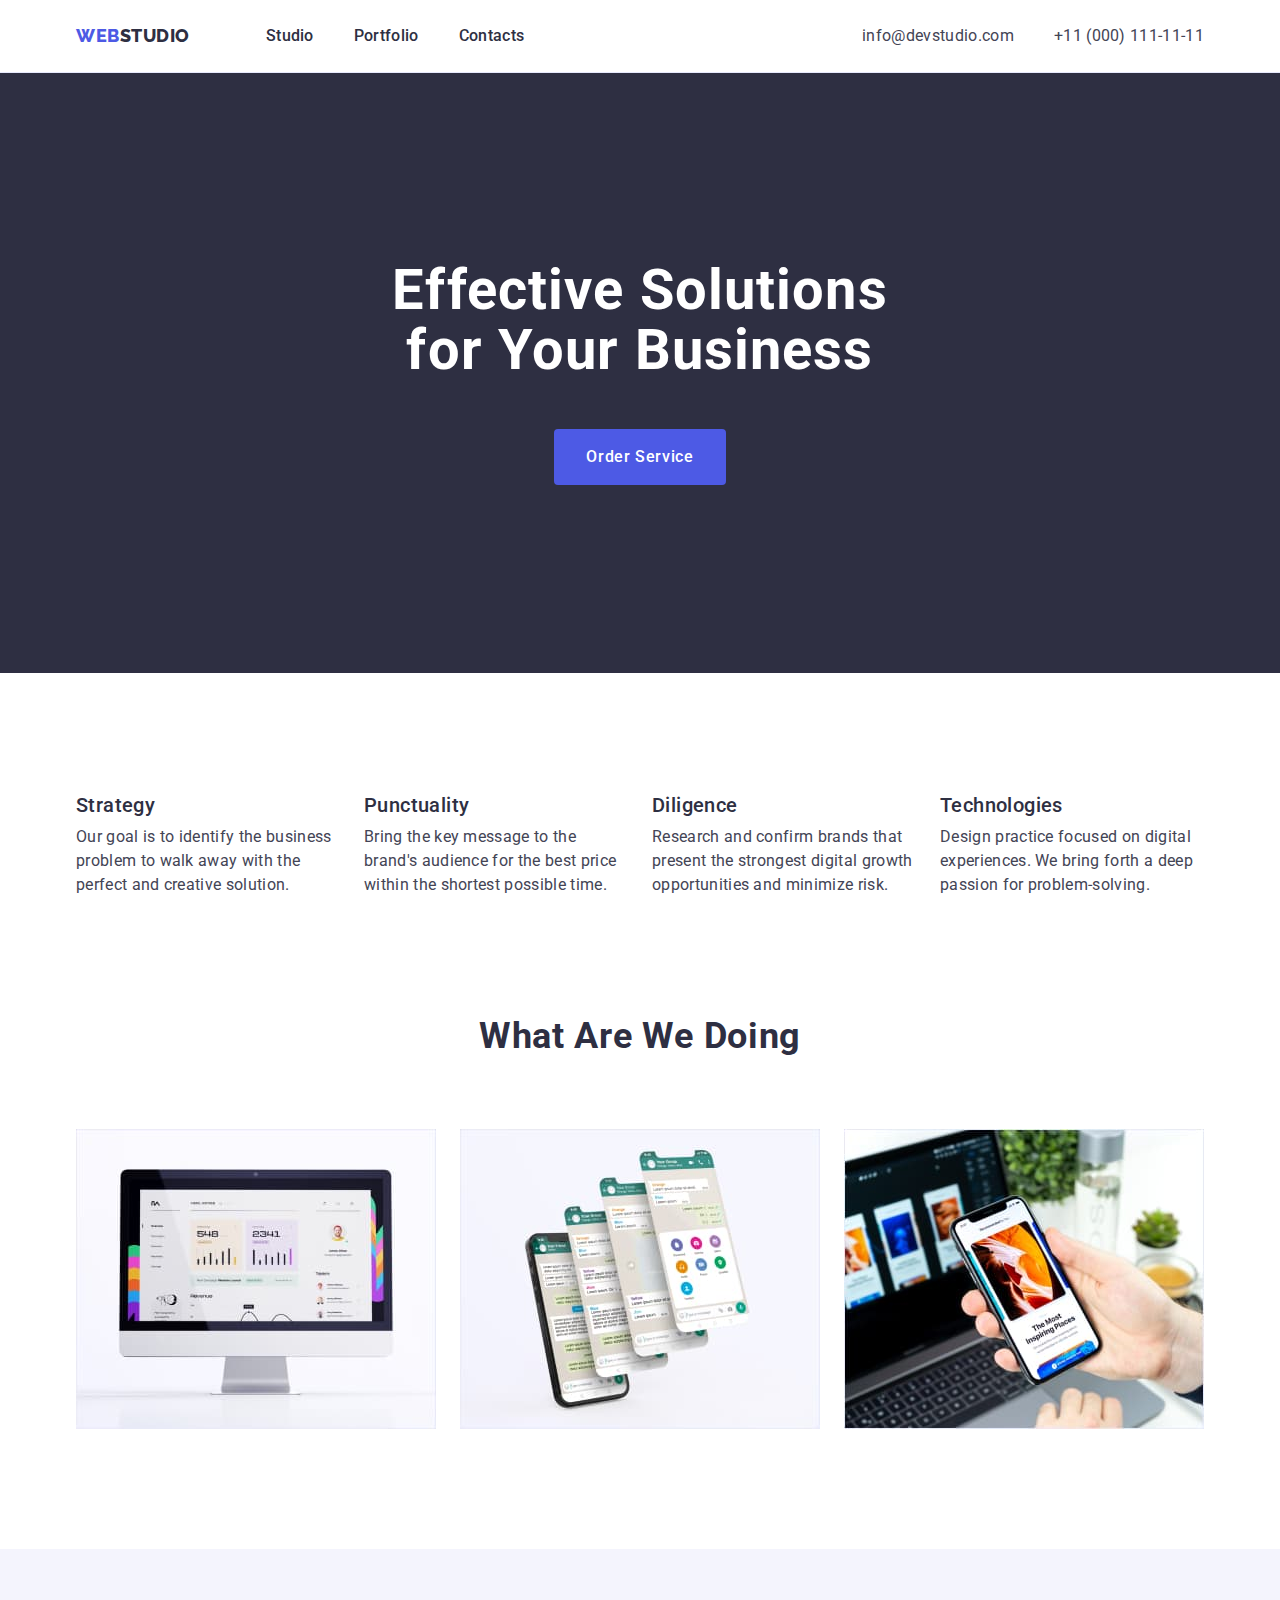
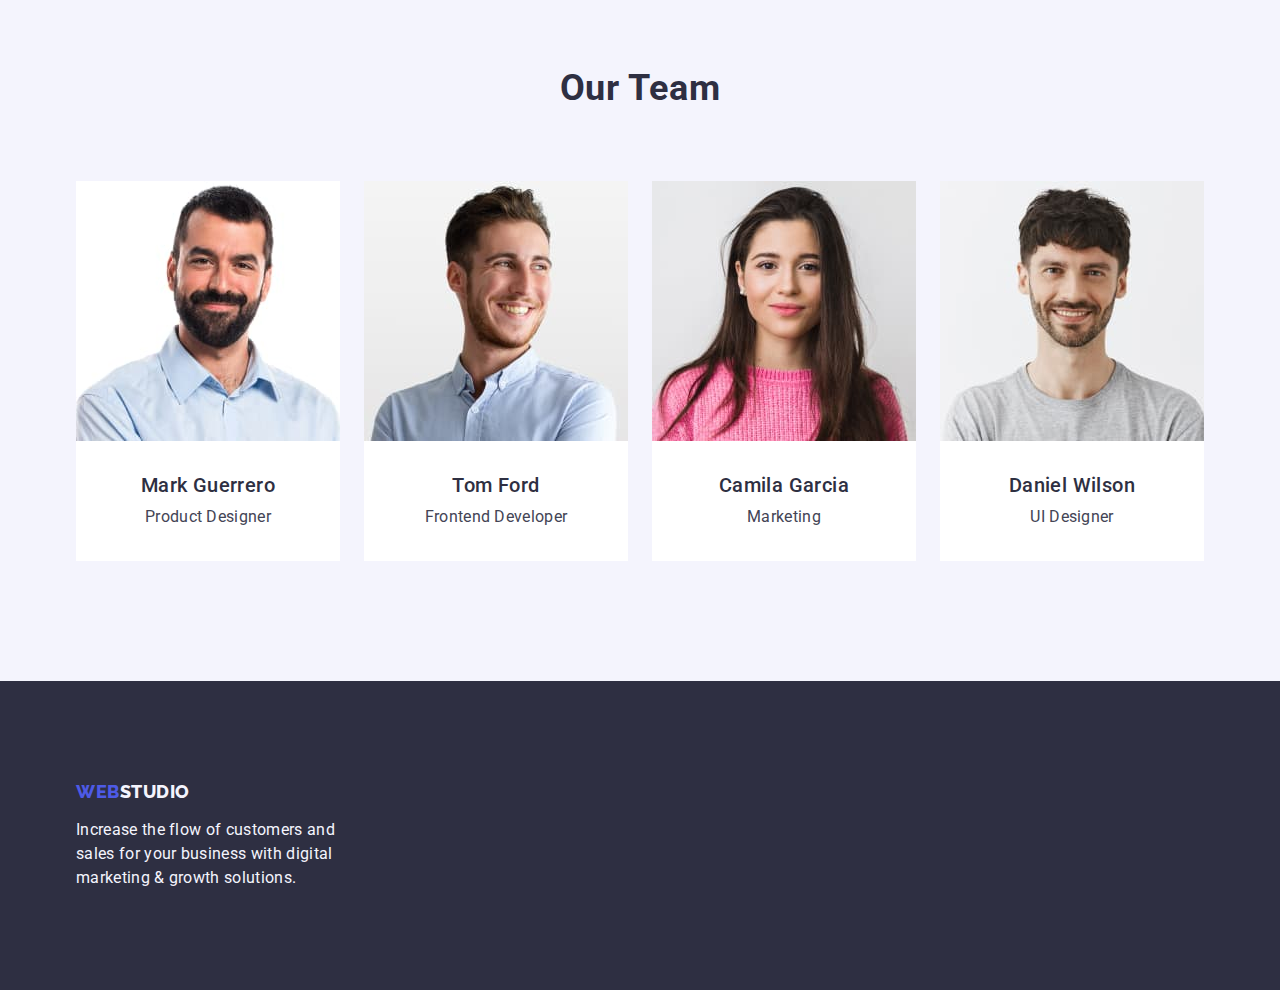
<file: index.html>
<!DOCTYPE html>
<html lang="en">
<head>
    <meta charset="UTF-8">
    <meta http-equiv="X-UA-Compatible" content="IE=edge">
    <meta name="viewport" content="width=device-width, initial-scale=1.0">
    <title>Document</title>
    <link rel="preconnect" href="https://fonts.googleapis.com">
    <link rel="preconnect" href="https://fonts.gstatic.com" crossorigin>
    <link href="https://fonts.googleapis.com/css2?family=Raleway:wght@800&family=Roboto:wght@400;500;700&display=swap"
        rel="stylesheet">

    <!--Normalize styles  -->
    <link rel="stylesheet" href="https://cdn.jsdelivr.net/npm/modern-normalize@1.1.0/modern-normalize.min.css">

    <!-- Custom styles -->
    <link rel="stylesheet" href="./css/styles.css">
</head>

<body>
    <header class="page-header">
        <div class="container header-container">
            <nav class="menu">
                <!-- Site logo link -->
                <a class="logo-link link" href="./index.html">
                    Web<span class="logo-studio">Studio</span>
                </a>
                <!-- Section link -->
                <ul class="menu-list list">
                    <li class="menu-item"><a class="menu-link links-hover link" href="./index.html">Studio</a></li>
                    <li class="menu-item"><a class="menu-link links-hover link" href="./portfolio.html">Portfolio</a></li>
                    <li class="menu-item"><a class="menu-link links-hover link" href="">Contacts</a></li>
                </ul>
            </nav>
            <!-- Action link -->
            <address class="address">
                <ul class="address-list list">
                    <li class="address-item"><a class="addr-link links-hover link mailto-container" href="mailto:info@devstudio.com">info@devstudio.com</a></li>
                    <li class="address-item"><a class="addr-link links-hover link" href="tel:+110001111111">+11 (000) 111-11-11</a></li>
                </ul>
            </address>
        </div>
    </header>

    <main>
        <!-- Section one - hero -->
        <section class="hero">
            <div class="container hero-container">
                <h1 class="hero-title">Effective Solutions for Your Business</h1>
                <button class="hero-button" type="button">Order Service</button>
            </div>
        </section>

        <!-- Section two - about -->
        <section class="about section">
            <div class="container">
                <h2 class="feature visually-hidden" hidden>Feature</h2>
                <ul class="about-list list">
                    <li class="about-item ">
                        <h3 class="about-title">Strategy</h3>
                        <p class="about-text">Our goal is to identify the business problem to walk away with the perfect and creative solution.</p>
                    </li>
                    <li class="about-item">
                        <h3 class="about-title">Punctuality</h3>
                        <p class="about-text">Bring the key message to the brand's audience for the best price within the shortest possible time.</p>
                    </li>
                    <li class="about-item">
                        <h3 class="about-title">Diligence</h3>
                        <p class="about-text">Research and confirm brands that present the strongest digital growth opportunities and minimize risk.</p>
                    </li>
                    <li class="about-item">
                        <h3 class="about-title">Technologies</h3>
                        <p class="about-text">Design practice focused on digital experiences. We bring forth a deep passion for problem-solving.</p>
                    </li>
                </ul>
            </div>
        </section>

        <!-- Section three - example -->
        <section class="example">
            <div class="container example-container">
                <h2 class="example-title">What are we doing</h2>
                <ul class="example-list list">
                    <li class="example-item"><img class="example-img img-block" src="./images/optimized-img/hw-1/Rectangle-71.jpg" alt="For desktop" height="300" width="360"></li>
                    <li class="example-item"><img class="example-img img-block" src="./images/optimized-img/hw-1/Rectangle-711.jpg" alt="Multifunctionality" height="300" width="360"></li>
                    <li class="example-item"><img class="example-img img-block" src="./images/optimized-img/hw-1/Rectangle-712.jpg" alt="For Android" height="300" width="360"></li>
                </ul>
            </div>
        </section>

        <!-- Section four - team -->
        <section class="team section">
            <div class="container team-container">
                <h2 class="team-title">Our Team</h2>
                <ul class="team-list list">
                    <li class="team-item ">
                            <img class="team-img img-block" src="./images/optimized-img/hw-1/img.jpg" alt="Product Designer Mark Guerrero" height="260" width="264">
                        <div class="team-li-container">
                            <h3 class="man-title">Mark Guerrero</h3>
                            <p class="team-text">Product Designer</p>
                        </div>
                    </li>
                    <li class="team-item">
                            <img class="team-img img-block" src="./images/optimized-img/hw-1/img-1.jpg" alt="Frontend Developer Tom Ford" height="260" width="264">
                        <div class="team-li-container">
                            <h3 class="man-title">Tom Ford</h3>
                            <p class="team-text">Frontend Developer</p>
                        </div>
                        
                    </li>
                    <li class="team-item">
                            <img class="team-im img-block" src="./images/optimized-img/hw-1/img-2.jpg" alt="Marketolog Camila Garcia" height="260" width="264">
                        <div class="team-li-container">
                            <h3 class="man-title">Camila Garcia</h3>
                            <p class="team-text">Marketing</p>
                        </div>
                    </li>
                    <li class="team-item">
                            <img class="team-img img-block" src="./images/optimized-img/hw-1/img-3.jpg" alt="UI Designer Daniel Wilson" height="260" width="264">
                        <div class="team-li-container">
                            <h3 class="man-title">Daniel Wilson</h3>
                            <p class="team-text">UI Designer</p>
                        </div>
                    </li>
                </ul>
            </div>
        </section>
    </main>

    <footer class="page-footer">
        <div class="container footer-container">
            <!--Site footer logo link-->
            <a class="logo-link link logo-reset" href="./index.html">
                Web<span class="footer-studio">Studio</span>
            </a>
            <p class="footer-text" >Increase the flow of customers and sales for your business with digital marketing & growth solutions.</p>
        </div>
    </footer>
</body>

</html>
</file>
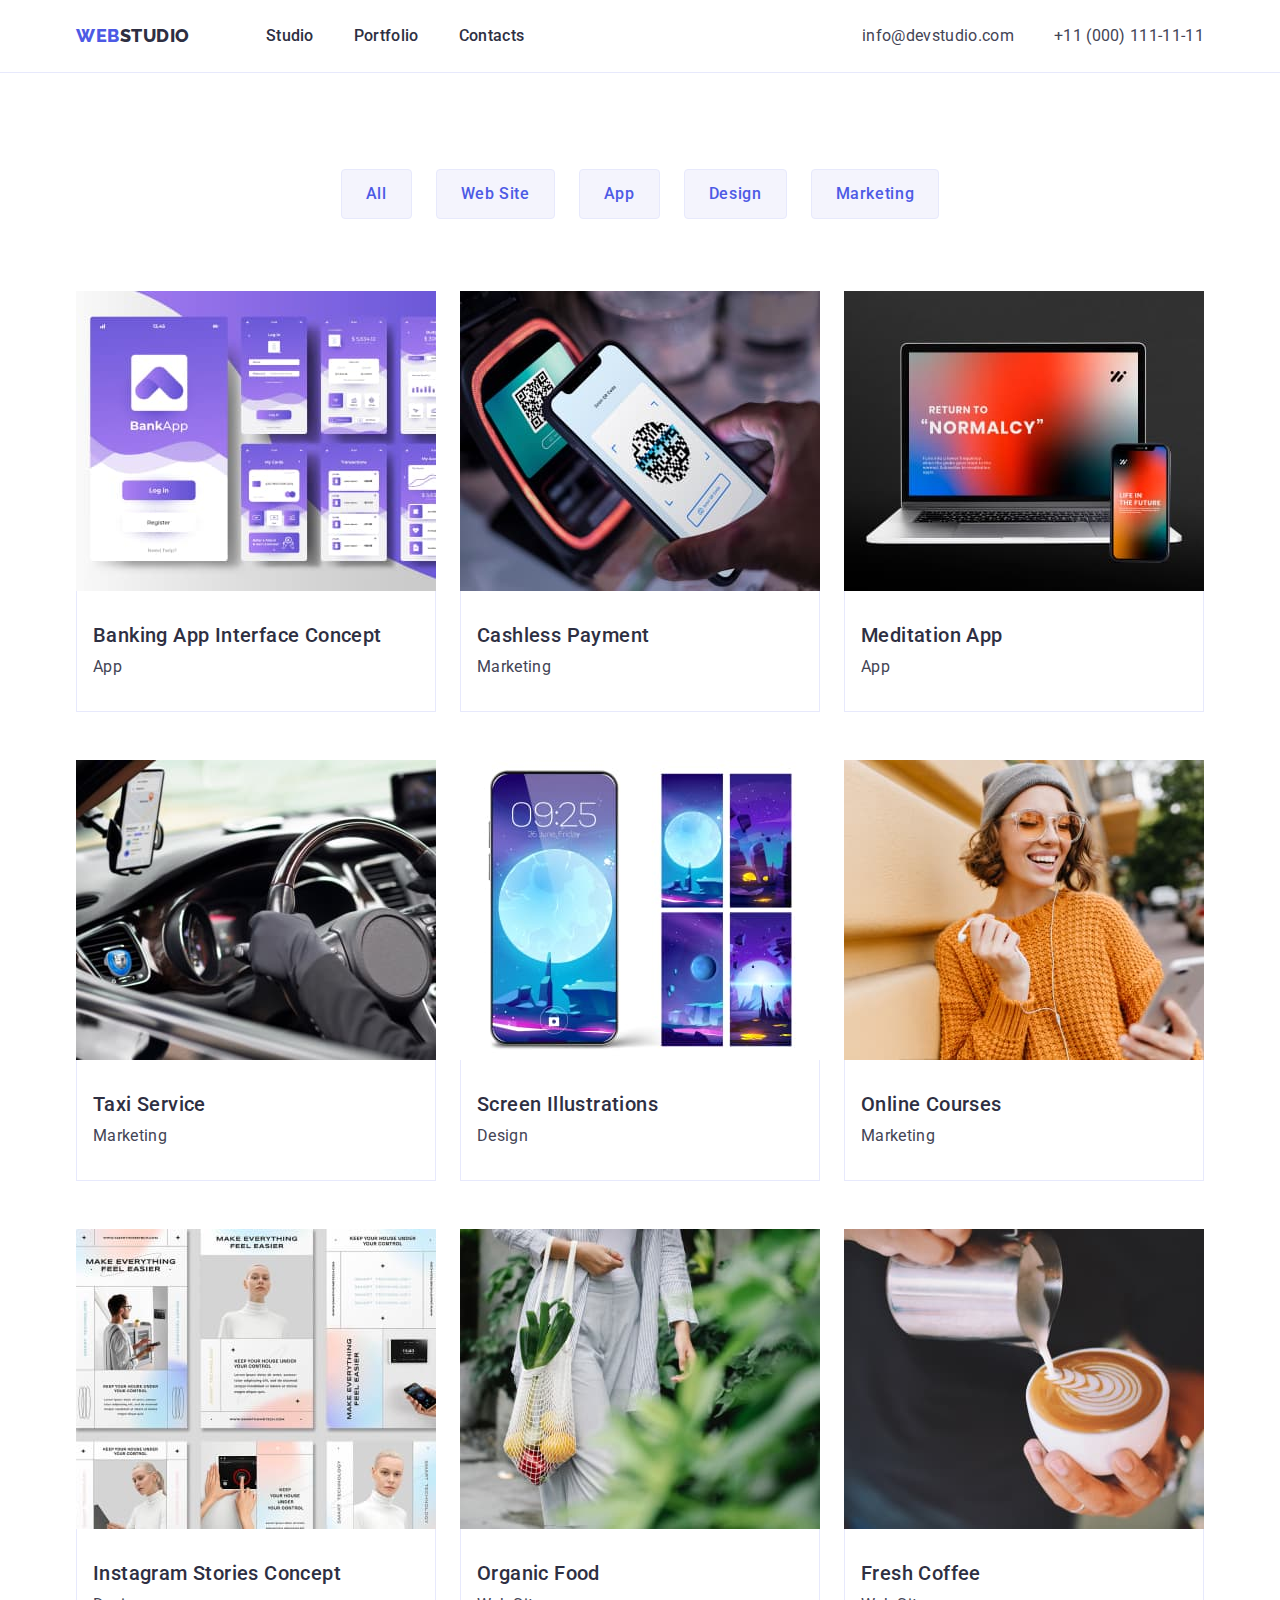
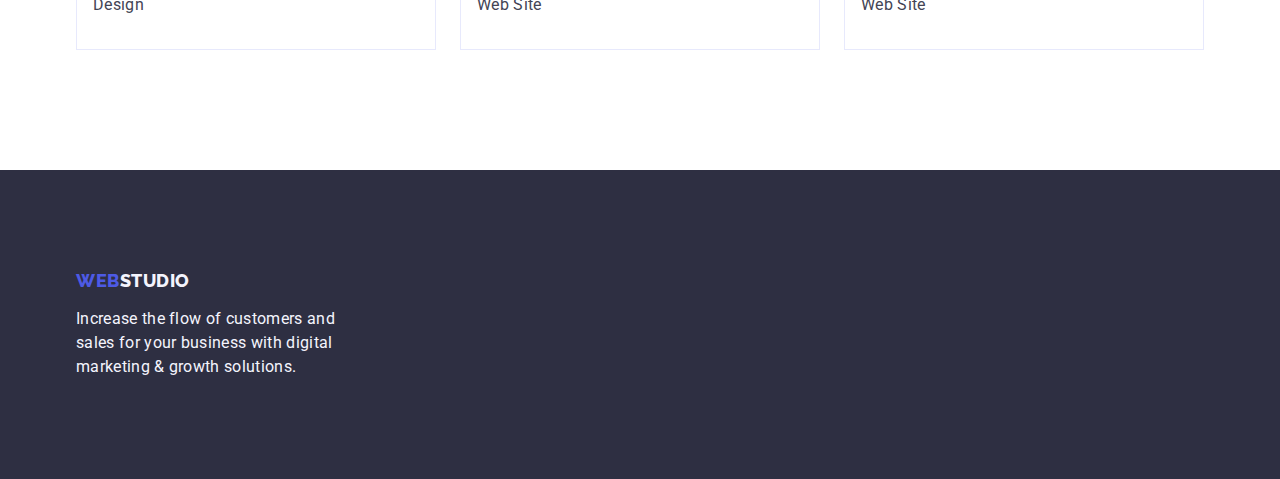
<file: portfolio.html>
<!DOCTYPE html>
<html lang="en">
<head>
    <meta charset="UTF-8">
    <meta http-equiv="X-UA-Compatible" content="IE=edge">
    <meta name="viewport" content="width=device-width, initial-scale=1.0">
    <title>Document</title>
    <link rel="preconnect" href="https://fonts.googleapis.com">
    <link rel="preconnect" href="https://fonts.gstatic.com" crossorigin>
    <link href="https://fonts.googleapis.com/css2?family=Raleway:wght@800&family=Roboto:wght@400;500;700&display=swap"
        rel="stylesheet">
        
    <!--Normalize styles  -->
    <link rel="stylesheet" href="https://cdn.jsdelivr.net/npm/modern-normalize@1.1.0/modern-normalize.min.css">
    
    <!-- Custom styles -->
    <link rel="stylesheet" href="./css/styles.css">
</head>
<body>
    <header class="page-header">
        <div class="container header-container">
            <nav class="menu">
                <!-- Site logo link -->
                <a class="logo-link link" href="./index.html">
                    Web<span class="logo-studio">Studio</span>
                </a>
                <!-- Section link -->
                <ul class="menu-list list">
                    <li class="menu-item"><a class="menu-link links-hover link" href="./index.html">Studio</a></li>
                    <li class="menu-item"><a class="menu-link links-hover link" href="./portfolio.html">Portfolio</a>
                    </li>
                    <li class="menu-item"><a class="menu-link links-hover link" href="">Contacts</a></li>
                </ul>
            </nav>
            <!-- Action link -->
            <address class="address">
                <ul class="address-list list">
                    <li class="address-item"><a class="addr-link links-hover link mailto-container"
                            href="mailto:info@devstudio.com">info@devstudio.com</a></li>
                    <li class="address-item"><a class="addr-link links-hover link" href="tel:+110001111111">+11 (000)
                            111-11-11</a></li>
                </ul>
            </address>
        </div>
    </header>

    <main>
        <section class="samples-works">
            <div class="container topic-gallery-container">
                <!-- Filter -->
                <h1 class="visually-hidden">Topic filter</h1>
                <!-- Button list -->
                <ul class="topic-list list">
                    <li class="topic-item"><button class="topic-button" type="button">All</button></li>
                
                    <li class="topic-item"><button class="topic-button" type="button">Web Site</button></li>
                
                    <li class="topic-item"><button class="topic-button" type="button">App</button></li>
                
                    <li class="topic-item"><button class="topic-button" type="button">Design</button></li>
                
                    <li class="topic-item"><button class="topic-button" type="button">Marketing</button></li>
                </ul>
                <!-- Gallery -->
                <!-- <h2 hidden>Images list</h2> -->
                <ul class="gallery list">
                    <li class="gallery-item">
                            <a class="gallery-link link" href="">
                                <img class="gallery-image img-block" src="./images/optimized-img/hw-2/imgbanking.jpg" alt="Banking App Example" height="300" width="360">
                                <div class="gallery-containar">
                                    <h2 class="gallery-title">Banking App Interface Concept</h2>
                                    <p class="gallery-text">App</p>
                                </div>
                            </a>
                    </li>
                    <li class="gallery-item">
                        <a class="gallery-link link" href="">
                            <img class="gallery-image img-block" src="./images/optimized-img/hw-2/imgpayment.jpg" alt="Cashless Payment Example" height="300" width="360">
                            <div class="gallery-containar">
                                <h2 class="gallery-title">Cashless Payment</h2>
                                <p class="gallery-text">Marketing</p>
                            </div>
                        </a>
                    </li>
                    <li class="gallery-item">
                        <a class="gallery-link link" href="">
                            <img class="gallery-image img-block" src="./images/optimized-img/hw-2/imgmeditation.jpg" alt="Meditation App Example" height="300" width="360">
                            <div class="gallery-containar">
                                <h2 class="gallery-title">Meditation App</h2>
                                <p class="gallery-text">App</p>
                            </div>
                        </a>
                    </li>
                    <li class="gallery-item">
                        <a class="gallery-link link" href="">
                            <img class="gallery-image img-block" src="./images/optimized-img/hw-2/imgtaxi.jpg" alt="Taxi Service Example" height="300" width="360">
                            <div class="gallery-containar">
                                <h2 class="gallery-title">Taxi Service</h2>
                                <p class="gallery-text">Marketing</p>
                            </div>
                        </a>
                    </li>
                    <li class="gallery-item">
                        <a class="gallery-link link" href="">
                            <img class="gallery-image img-block" src="./images/optimized-img/hw-2/imgillustrations.jpg" alt="Screen Illustrations Example" height="300" width="360">
                            <div class="gallery-containar">
                                <h2 class="gallery-title">Screen Illustrations</h2>
                                <p class="gallery-text">Design</p>
                            </div>
                        </a>
                    </li>
                    <li class="gallery-item">
                        <a class="gallery-link link" href="">
                            <img class="gallery-image img-block" src="./images/optimized-img/hw-2/imgcourses.jpg" alt="Online Courses Example" height="300" width="360">
                            <div class="gallery-containar">
                                <h2 class="gallery-title">Online Courses</h2>
                                <p class="gallery-text">Marketing</p>
                            </div>
                        </a>
                    </li>
                    <li class="gallery-item">
                        <a class="gallery-link link" href="">
                            <img class="gallery-image img-block" src="./images/optimized-img/hw-2/imginstagram.jpg" alt="Instagram Stories Concept Example" height="300" width="360">
                            <div class="gallery-containar">
                                <h2 class="gallery-title">Instagram Stories Concept</h2>
                                <p class="gallery-text">Design</p>
                            </div>
                        </a>
                    </li>
                    <li class="gallery-item">
                        <a class="gallery-link link" href="">
                            <img class="gallery-image img-block" src="./images/optimized-img/hw-2/imgfood.jpg" alt="Organic Food Example" height="300" width="360">
                            <div class="gallery-containar">
                                <h2 class="gallery-title">Organic Food</h2>
                                <p class="gallery-text">Web Site</p>
                            </div>
                        </a>
                    </li>
                    <li class="gallery-item">
                        <a class="gallery-link link" href="">
                            <img class="gallery-image img-block" src="./images/optimized-img/hw-2/imgcoffee.jpg" alt="Fresh Coffee Example" height="300" width="360">
                            <div class="gallery-containar">
                                <h2 class="gallery-title">Fresh Coffee</h2>
                                <p class="gallery-text">Web Site</p>
                            </div>
                        </a>
                    </li>
                </ul>
            </div>
        </section>
    </main>

    <footer class="page-footer">
        <div class="container  footer-container">
            <!--Site footer logo link-->
            <a class="logo-link link logo-reset" href="./index.html">
                Web<span class="footer-studio">Studio</span>
            </a>
            <p class="footer-text">Increase the flow of customers and sales for your business with digital marketing & growth
                solutions.</p>
        </div>
    </footer>
</body>
</html>
</file>
<file: css/styles.css>
:root {
    /*Text color*/
    --basic-color: #2E2F42;
    --logo-web-color: #4D5AE5;
    --links-hover-color: #404BBF;
    --text-color: #434455;
    --portfolio-button-background-color: #F4F4FD;
    --topic-button-border: #E7E9FC;
}

/*reset*/
.list {
    list-style: none;
    margin: 0;
    padding: 0;
}
.link {  
    text-decoration: none;
}

.img-block{
    /* reset empty space beetwen images */
    display: block;
    /* max-width: 100%; */
}

h1,h2,h3,h4,h5,h6,p{
    margin: 0;
}
/*reset end*/

/* hidden */
.visually-hidden {
    position: absolute;
    width: 1px;
    height: 1px;
    margin: -1px;
    border: 0;
    padding: 0;
    
    white-space: nowrap;
    clip-path: inset(100%);
    clip: rect(0 0 0 0);
    overflow: hidden;
  }
/* hidden end */

/*hover*/
.links-hover:hover,
.links-hover:focus {
    color: var(--links-hover-color);
}

.hero-button:hover,
.topic-button:hover,
.hero-button:focus,
.topic-button:focus {
    background: var(--links-hover-color);
}

.topic-button:hover,
.topic-button:focus {
    color: #FFFFFF;
    border: 1px solid transparent;
}
/*hover end*/

.button{
    font-family: inherit; 
}

.container{
    width: 1158px;
    padding-left: 15px;
    padding-right: 15px;
    margin-left: auto;
    margin-right: auto;

    /* outline: 2px solid red;  */
}

.section{
    padding-top: 120px;
    padding-bottom: 120px;
}

/**
  |============================
  | STUDIO index.html
  |============================
*/

/*==========BODY=============*/
body {
    font-family: 'Roboto', sans-serif;
    font-weight: 400;
    font-size: 16px;
    line-height: 1.5;
    letter-spacing: 0.02em;
    color: #434455;

    background-color:#FFFFFF;
}

/*         /BODY             */

/*==========HEADER=============*/

.header-container{
    display: flex;
    justify-content: space-between;
    align-items: center;
}

.page-header{
    border-bottom: 1px solid #E7E9FC;
}

/*           LOGO              */
.logo-link {
    font-family: 'Raleway', sans-serif;
    text-transform: uppercase;
    font-weight: 800;
    font-size: 18px;
    line-height: 1.17;
    letter-spacing: 0.03em;
    color: var(--logo-web-color);

    margin-right: 76px;
    display: inline-block;
    padding-top: 24px;
    padding-bottom: 24px;
}

.logo-studio {
    color: var(--basic-color);
}

/*         /LOGO             */

/*        MENU/ADDRESS       */
.menu{
    display: flex;
    align-items: center;
    /*^As demand LMS!!!^*/
}
.menu-link,
.menu-item {
    font-size: 16px;
    font-weight: 500;
    line-height: 1.5;
    letter-spacing: 0.02em;
    color: var(--basic-color);
}

.menu-list{
    display: flex;
    gap: 40px;
}

.menu-link{
    display: block;
    padding-top: 24px;
    padding-bottom: 24px;
}

.address {
    font-style: normal;
}
.addr-link {
    font-size: 16px;
    font-style: normal;
    font-weight: 400;
    line-height: 1.5;
    letter-spacing: 0.02em;
    color: var(--text-color);
}

.address-list{
    display: flex;
    gap: 40px;
}

.addr-link{
    display: block;
    padding-top: 24px;
    padding-bottom: 24px;
}

/*       /MENU/ADDRESS       */

/*          /HEADER          */

/*==========MAIN=============*/

/*          HERO             */
.hero-container{
    display: flex;
    flex-direction: column;
    align-items: center;
    padding: 0 316px;
}

.hero {
    background: #2E2F42;
    padding: 188px 0;
}

.hero-title {
    width: 496px;
    margin-bottom: 48px;
    max-width: 496px;

    font-family: inherit;
    font-size: 56px;
    line-height: 1.07;  
    text-align: center;
    letter-spacing: 0.02em;
    color: #FFFFFF;
    
}

.hero-button {
    color: #FFFFFF;
    font-size: 16px;
    font-weight: 500;
    line-height: 1.5;
    letter-spacing: 0.04em;
    padding: 16px 32px;
    border: none;
    border-radius: 4px;
    cursor: pointer;
    min-width: 169px;
  
    background: #4D5AE5;
}
/*         /HERO             */

/*          ABOUT            */

.about-title,
.man-title {
    margin-bottom: 8px;
    color: var(--basic-color);
    font-weight: 500;
    font-size: 20px;
    text-align: start;
    text-transform: capitalize;
    line-height: 1.2;
    letter-spacing: 0.02em;
}

.about-text,
.team-text {
    color: var(--text-color);
}
  
.about-text{
    max-width: 264px;
}

.about-list{
    display: flex;
    gap: 24px;
}
/*         /ABOUT            */

/*          EXAMPLE          */

.example{
    padding-bottom: 120px;
}

.example-title,
.team-title {
    margin-bottom: 72px;
    color: var(--basic-color);
    text-align: center;
    text-transform: capitalize;
    font-weight: 700;
    font-size: 36px;
    line-height: 1.11;
    letter-spacing: 0.02em;
}

.example-img{
    display: block;
    max-width: 360px; 
}

.example-list,
.team-list{
    display: flex;
    flex-wrap: wrap;
    justify-content: space-between;
    gap: 24px;
}

/*         /EXAMPLE          */

/*          TEAM          */

.team{
    background-color: #F4F4FD
}
.team-item {
    background-color:#FFFFFF;
}

.team-li-container{
    display: flex;
    flex-direction: column;
    align-items: center;
    padding: 32px 16px;

    border: none;
    border-radius:0 0 4px 4px;
}

/* .team-item{
    border: none;
    border-radius:0 0 4px 4px;
} */

.man-title{
    text-align: center;
}

.team-text{
    text-align: center;
}
/*         /TEAM          */

/*           /MAIN           */

/*==========FOOTER=============*/
.logo-reset{
    padding: 0;
    margin-bottom: 16px;
}

.footer-text {
    color: var(--portfolio-button-background-color);
    max-width: 264px;
}

.page-footer {
    background-color:var(--basic-color);
    padding-top: 100px;
    padding-bottom: 100px;
}

.footer-studio {
    color: #f4f4fd;
}
/*         /FOOTER             */


/**
  |============================
  | PORTFOLIO portfolio.html
  |============================
*/

/*==========HEADER=============*/


/*         /HEADER             */

/*==========MAIN=============*/
/*          ABOUT            */
.topic-button {
    font-family: inherit;
    font-weight: 500;
    color: var(--logo-web-color);
    font-size: 16px;
    line-height: 1.5;
    letter-spacing: 0.04em;
    padding: 12px 24px;
    cursor: pointer;
    border: 1px solid var(--topic-button-border);
    border-radius: 4px;
   
    background: var(--portfolio-button-background-color);
}

.topic-list{
    display: flex;
    justify-content: center;
    margin-bottom: 72px;
    gap: 24px;
}
/*          /ABOUT           */

/*          GALLERY            */
.samples-works{
    padding-top: 96px;
    padding-bottom: 120px;
}

.gallery-title {
    font-weight: 500;
    font-size: 20px;
    line-height: 1.2;
    letter-spacing: 0.02em;
    color: var(--basic-color);
    max-width: 360px;
    margin-bottom: 8px;
}

.gallery-image{
    max-width: 360px;
}

.gallery-text {
    color:var(--text-color);
    max-width: 360px;
}

/*          /GALLERY            */
.gallery{
    display: flex;
    flex-wrap: wrap;
    /* margin-left: -24px; */
    flex-basis: calc(100% / 3);
    row-gap: 48px;
    column-gap: 24px;
}

.gallery-item{
    /* margin-left: 24px;
    margin-bottom: 48px; */
    width: calc((100% - 48px) / 3);
}

.gallery-link{
    display: block;
}

.gallery-containar{
    padding: 32px 16px;
    border: 1px solid #E7E9FC;
    border-top: none;
}

/*         /MAIN             */

/*==========FOOTER=============*/


/*         /FOOTER             */
</file>
